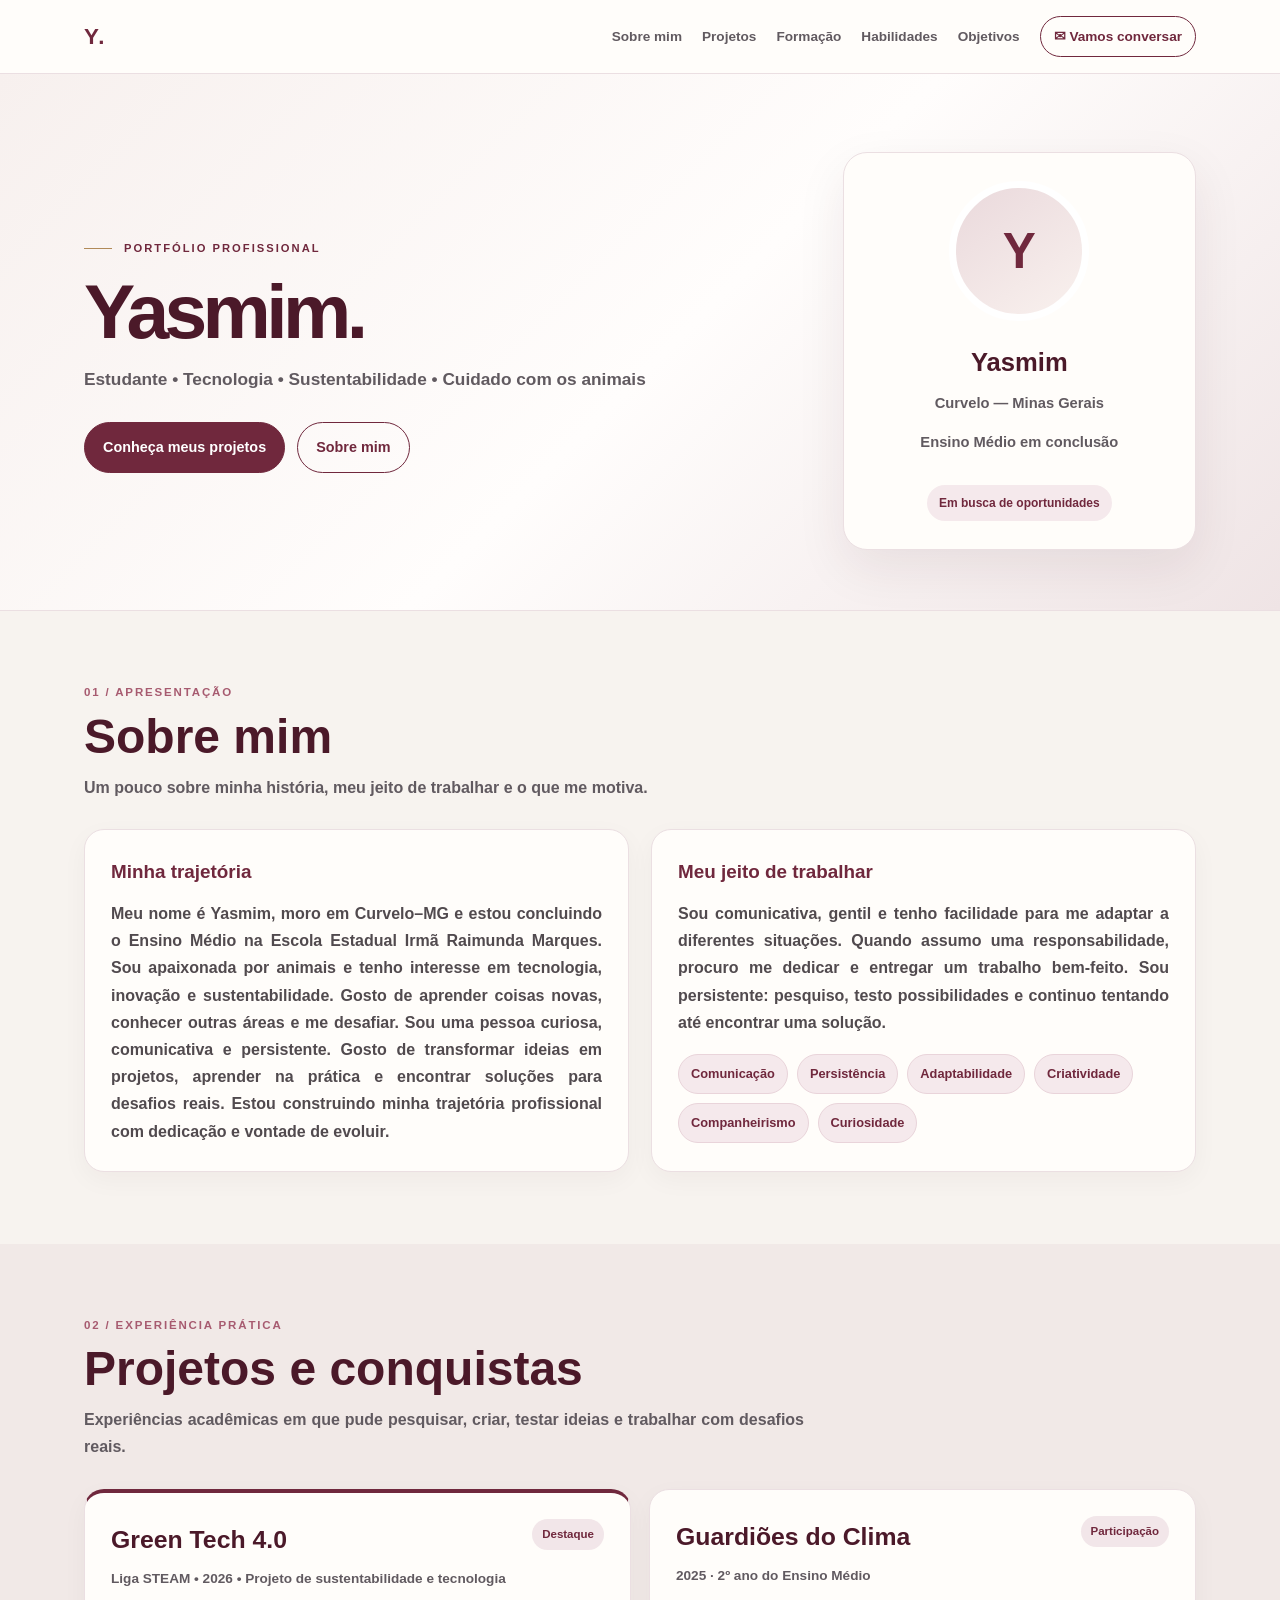
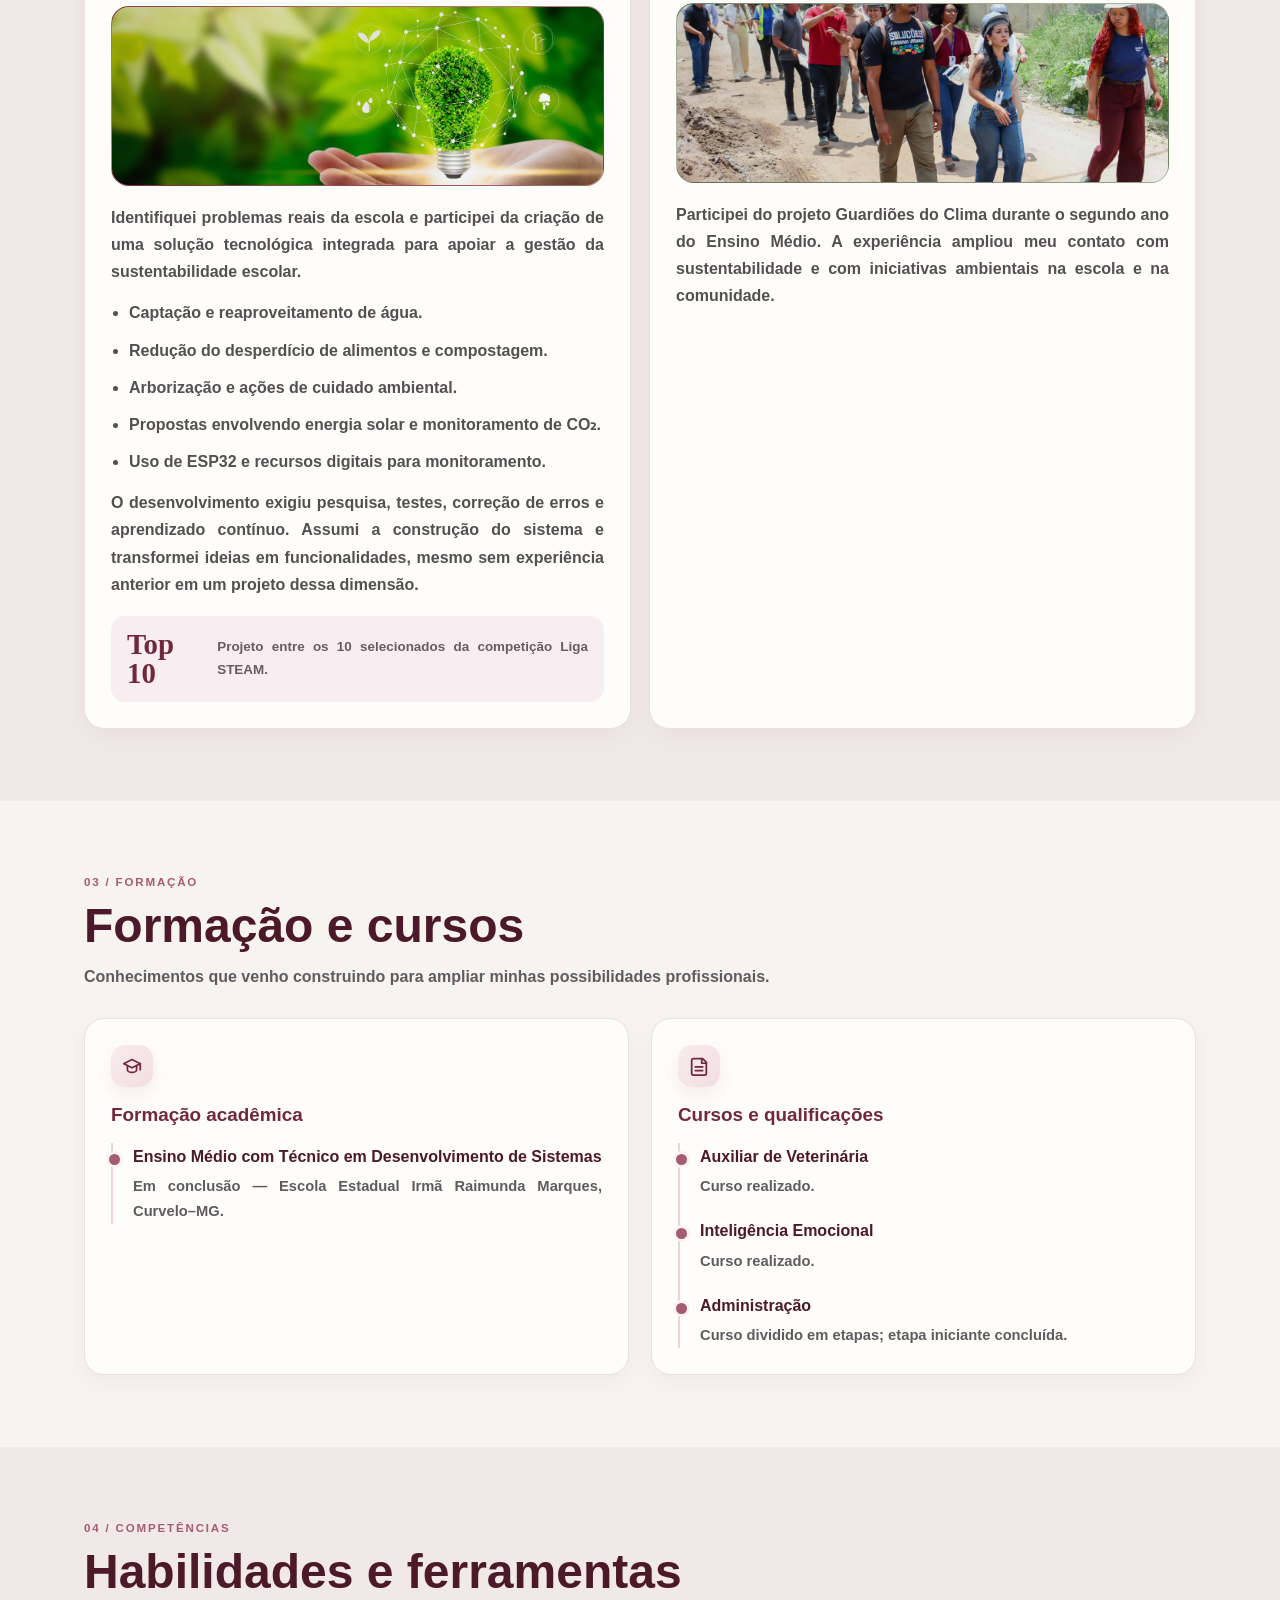
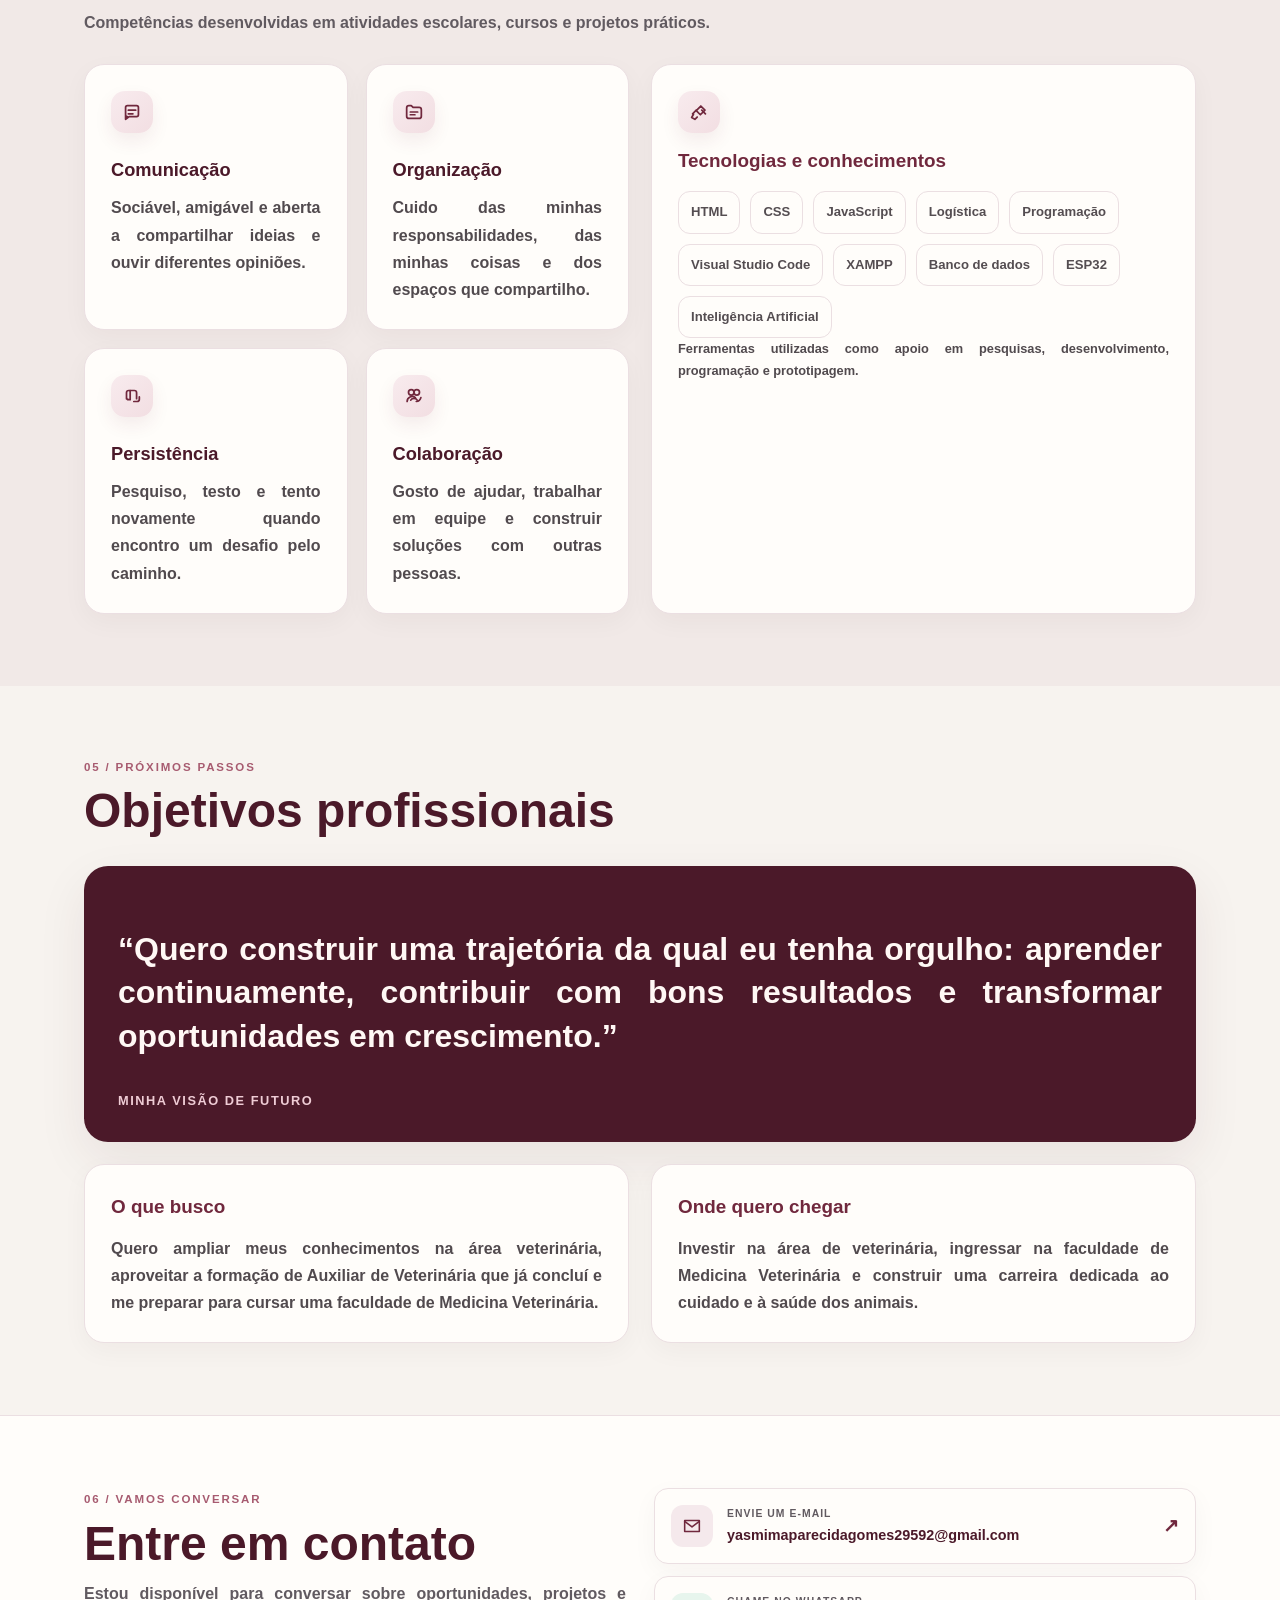
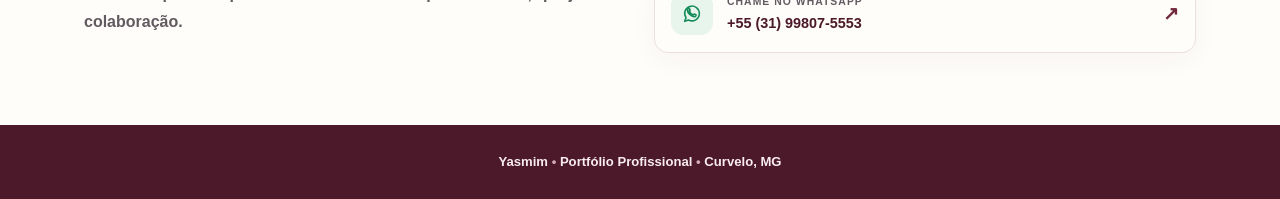
<file: index.html>
<!DOCTYPE html>
<html lang="pt-BR">
<head>
  <meta charset="UTF-8">
  <meta name="viewport" content="width=device-width, initial-scale=1.0">
  <meta name="theme-color" content="#6f2438">
  <title>Yasmim | Portfólio Profissional</title>
  <style>
    :root {
      --wine: #70283d;
      --wine-dark: #4b1929;
      --rose: #a75b70;
      --cream: #f7f3ef;
      --paper: #fffdfa;
      --ink: #262227;
      --muted: #615a60;
      --line: #ebdfe2;
      --gold: #b18a59;
      --shadow: 0 18px 50px rgba(61, 24, 35, 0.08);
    }

    * { box-sizing: border-box; }
    html { scroll-behavior: smooth; }
    body {
      margin: 0;
      background: var(--cream);
      color: var(--ink);
      font-family: Arial, Helvetica, sans-serif;
      line-height: 1.7;
      text-align: justify;
      font-weight: 700;
    }

    body * { font-family: Arial, Helvetica, sans-serif; }
    a { color: inherit; text-decoration: none; }
    button { font: inherit; }
    p, li, span, strong, small, div { font-weight: 700; }
    h1, h2, h3, h4, h5 { margin: 0; font-weight: 700; }

    .wrap {
      max-width: 1160px;
      margin: 0 auto;
      padding: 0 24px;
    }

    .topbar {
      position: sticky;
      top: 0;
      z-index: 100;
      background: rgba(255, 253, 250, 0.95);
      backdrop-filter: blur(12px);
      border-bottom: 1px solid var(--line);
    }

    .nav {
      max-width: 1160px;
      margin: 0 auto;
      padding: 16px 24px;
      display: flex;
      align-items: center;
      justify-content: space-between;
      gap: 18px;
    }

    .brand {
      font-size: 1.4rem;
      letter-spacing: 0.08em;
      color: var(--wine);
      font-weight: 800;
    }

    .navlinks {
      display: flex;
      gap: 20px;
      align-items: center;
      flex-wrap: wrap;
    }

    .navlinks a {
      color: var(--muted);
      font-size: 0.85rem;
      font-weight: 700;
    }

    .navlinks a:hover { color: var(--wine); }

    .menu-btn {
      display: none;
      border: 1px solid var(--line);
      border-radius: 10px;
      padding: 8px 12px;
      background: #fff;
      color: var(--wine);
      font-weight: 700;
    }

    .hero {
      background: linear-gradient(135deg, #f7f0ee 0%, #fffdfc 52%, #efe4e5 100%);
      border-bottom: 1px solid var(--line);
      padding: 78px 0 60px;
    }

    .hero-grid {
      display: grid;
      grid-template-columns: 1.4fr 0.7fr;
      gap: 52px;
      align-items: center;
    }

    .eyebrow {
      display: inline-flex;
      align-items: center;
      gap: 12px;
      color: var(--wine);
      font-size: 0.7rem;
      letter-spacing: 0.18em;
      text-transform: uppercase;
      font-weight: 800;
    }

    .eyebrow::before {
      content: "";
      width: 28px;
      height: 1px;
      background: var(--gold);
    }

    h1 {
      margin-top: 18px;
      font-size: clamp(3.1rem, 6vw, 5.8rem);
      line-height: 0.92;
      letter-spacing: -0.06em;
      color: var(--wine-dark);
    }

    .hero h2 {
      margin-top: 18px;
      color: var(--muted);
      font-size: 1.08rem;
      font-weight: 700;
    }

    .hero p {
      margin-top: 18px;
      max-width: 660px;
      color: #4f4a4d;
      font-size: 1.02rem;
    }

    .actions {
      margin-top: 28px;
      display: flex;
      flex-wrap: wrap;
      gap: 12px;
    }

    .btn {
      display: inline-flex;
      align-items: center;
      justify-content: center;
      padding: 12px 18px;
      border-radius: 999px;
      border: 1px solid var(--wine);
      font-size: 0.9rem;
      font-weight: 800;
      transition: 0.2s ease;
      cursor: pointer;
    }

    .btn.primary {
      background: var(--wine);
      color: #fff;
    }

    .btn.primary:hover {
      background: var(--wine-dark);
      transform: translateY(-2px);
    }

    .btn.secondary {
      background: transparent;
      color: var(--wine);
    }

    .btn.secondary:hover {
      background: #f3e8eb;
    }

    .profile-card {
      background: var(--paper);
      border: 1px solid var(--line);
      border-radius: 24px;
      box-shadow: var(--shadow);
      padding: 28px 24px;
      text-align: center;
    }

    .avatar {
      width: 140px;
      height: 140px;
      margin: 0 auto 20px;
      border-radius: 50%;
      display: grid;
      place-items: center;
      background: linear-gradient(145deg, #ead9dc, #f9f1ee);
      border: 7px solid #fff;
      color: var(--wine);
      font-size: 3.1rem;
      font-weight: 800;
    }

    .profile-card h3 {
      font-size: 1.6rem;
      color: var(--wine-dark);
    }

    .profile-card p {
      margin-top: 6px;
      color: var(--muted);
      font-size: 0.92rem;
    }

    .profile-tag {
      display: inline-block;
      margin-top: 15px;
      background: #f5e9ec;
      color: var(--wine);
      border-radius: 999px;
      padding: 8px 12px;
      font-size: 0.75rem;
      font-weight: 800;
    }

    section {
      padding: 72px 0;
    }

    .section-head {
      margin-bottom: 28px;
    }

    .kicker {
      color: var(--rose);
      font-size: 0.72rem;
      letter-spacing: 0.16em;
      text-transform: uppercase;
      font-weight: 800;
    }

    h2.section-title {
      margin-top: 8px;
      color: var(--wine-dark);
      font-size: clamp(2rem, 4vw, 3rem);
      line-height: 1.1;
    }

    .section-desc {
      margin-top: 10px;
      max-width: 720px;
      color: var(--muted);
    }

    .about-grid,
    .two-col {
      display: grid;
      grid-template-columns: 1fr 1fr;
      gap: 22px;
    }

    .panel,
    .project,
    .feature-card,
    .square-item {
      background: var(--paper);
      border: 1px solid var(--line);
      border-radius: 20px;
      box-shadow: 0 8px 26px rgba(62, 25, 38, 0.04);
    }

    .panel,
    .feature-card,
    .square-item {
      padding: 26px;
    }

    .panel h3,
    .feature-card h3 {
      font-size: 1.18rem;
      color: var(--wine);
      margin-bottom: 12px;
    }

    .panel p,
    .feature-card p,
    .square-item p {
      color: #514a4e;
      margin: 0;
    }

    .traits {
      display: flex;
      flex-wrap: wrap;
      gap: 9px;
      margin-top: 18px;
    }

    .chip {
      background: #f5e9ec;
      color: var(--wine);
      border: 1px solid #e9d4da;
      border-radius: 999px;
      padding: 8px 12px;
      font-size: 0.8rem;
      font-weight: 800;
    }

    .cards {
      display: grid;
      grid-template-columns: repeat(2, minmax(0, 1fr));
      gap: 18px;
    }

    .project {
      padding: 26px;
    }

    .project.featured {
      border-top: 4px solid var(--wine);
    }

    .project-top {
      display: flex;
      justify-content: space-between;
      align-items: flex-start;
      gap: 12px;
      margin-bottom: 12px;
    }

    .project h3 {
      color: var(--wine-dark);
      font-size: 1.55rem;
      margin-bottom: 6px;
    }

    .project-sub {
      color: var(--muted);
      font-size: 0.85rem;
    }

    .pill {
      background: #f2e6e9;
      color: var(--wine);
      border-radius: 999px;
      padding: 6px 10px;
      font-size: 0.72rem;
      white-space: nowrap;
      font-weight: 800;
    }

    .project p,
    .project li {
      color: #564e52;
      margin: 10px 0;
    }

    .project ul {
      padding-left: 18px;
      margin: 14px 0;
    }

    .stat {
      display: flex;
      align-items: center;
      gap: 12px;
      background: #f8eef1;
      border-radius: 14px;
      padding: 14px 16px;
      margin-top: 18px;
    }

    .stat strong {
      color: var(--wine);
      font-family: Georgia, serif;
      font-size: 1.8rem;
      line-height: 1;
    }

    .stat span {
      color: #655d62;
      font-size: 0.84rem;
    }

    .timeline {
      border-left: 2px solid #e7d7db;
      padding-left: 20px;
      margin-top: 8px;
    }

    .timeline-item {
      position: relative;
      padding-bottom: 18px;
    }

    .timeline-item:last-child { padding-bottom: 0; }

    .timeline-item::before {
      content: "";
      position: absolute;
      left: -27px;
      top: 8px;
      width: 11px;
      height: 11px;
      background: var(--rose);
      border: 3px solid var(--cream);
      border-radius: 50%;
    }

    .timeline-item h3 {
      color: var(--wine-dark);
      font-size: 1rem;
      margin-bottom: 4px;
    }

    .timeline-item p {
      margin: 0;
      color: var(--muted);
      font-size: 0.92rem;
    }

    .icon-badge {
      display: inline-flex;
      align-items: center;
      justify-content: center;
      width: 42px;
      height: 42px;
      border-radius: 14px;
      background: linear-gradient(135deg, #f8ebee, #f2dee2);
      color: var(--wine);
      font-size: 1.3rem;
      margin-bottom: 12px;
      transition: transform 0.24s ease, box-shadow 0.24s ease;
      box-shadow: 0 8px 18px rgba(112, 40, 61, 0.08);
    }

    .icon-badge:hover {
      transform: translateY(-4px) rotate(-4deg);
      box-shadow: 0 14px 22px rgba(112, 40, 61, 0.10);
    }

    .icon-badge svg,
    .project-icon svg {
      width: 22px;
      height: 22px;
      display: block;
      stroke: currentColor;
      fill: none;
      stroke-width: 1.9;
      stroke-linecap: round;
      stroke-linejoin: round;
    }

    .square-grid {
      display: grid;
      grid-template-columns: repeat(2, minmax(0, 1fr));
      gap: 18px;
    }

    .square-item {
      transition: transform 0.2s ease, box-shadow 0.2s ease;
    }

    .square-item:hover {
      transform: translateY(-3px);
      box-shadow: 0 15px 25px rgba(66, 28, 40, 0.06);
    }

    .square-item h4 {
      margin: 10px 0 8px;
      color: var(--wine-dark);
      font-size: 1.14rem;
    }

    .tools {
      display: flex;
      flex-wrap: wrap;
      gap: 10px;
      margin-top: 14px;
    }

    .tool {
      background: var(--paper);
      border: 1px solid var(--line);
      border-radius: 12px;
      padding: 9px 12px;
      font-size: 0.82rem;
      color: #544d51;
      cursor: default;
      transition: background-color 0.2s ease, color 0.2s ease, border-color 0.2s ease, transform 0.2s ease, box-shadow 0.2s ease;
    }

    .tool:hover,
    .tool:focus-visible {
      background: var(--wine);
      border-color: var(--wine-dark);
      color: #fff;
      transform: translateY(-2px);
      box-shadow: 0 7px 16px rgba(75, 25, 41, 0.18);
      outline: none;
    }

    .small-note {
      margin-top: 16px;
      color: var(--muted);
      font-size: 0.8rem;
    }

    .quote {
      background: var(--wine-dark);
      color: #fff8f5;
      border-radius: 24px;
      padding: 30px 34px;
      box-shadow: var(--shadow);
    }

    .quote p {
      color: #fff8f5;
      font-size: clamp(1.28rem, 2.5vw, 2.05rem);
      line-height: 1.35;
      font-weight: 700;
    }

    .quote span {
      display: block;
      margin-top: 14px;
      color: #efccd5;
      font-size: 0.8rem;
      letter-spacing: 0.12em;
      text-transform: uppercase;
      font-weight: 700;
    }

    footer {
      background: var(--wine-dark);
      color: #f9ecf0;
      padding: 26px 24px;
      text-align: center;
      font-size: 0.82rem;
    }

    footer span {
      color: #d5abb5;
    }

    .project-visual {
      height: 180px;
      border-radius: 18px;
      margin: 16px 0 18px;
      display: grid;
      place-items: center;
      position: relative;
      overflow: hidden;
      border: 1px solid rgba(104, 39, 56, 0.08);
      box-shadow: inset 0 0 0 1px rgba(255,255,255,0.2);
    }

    .project-visual::before {
      content: "";
      position: absolute;
      inset: 0;
      z-index: 1;
      background: linear-gradient(135deg, rgba(20, 25, 22, 0.18), rgba(20, 25, 22, 0.02));
      pointer-events: none;
    }

    .project-photo {
      position: absolute;
      inset: 0;
      width: 100%;
      height: 100%;
      object-fit: cover;
      object-position: center;
      object-position: center;
    }

    .project-icon {
      position: relative;
      z-index: 1;
      width: 78px;
      height: 78px;
      border-radius: 22px;
      display: grid;
      place-items: center;
      background: rgba(255,255,255,0.12);
      border: 1px solid rgba(255,255,255,0.2);
      color: #fff;
      box-shadow: 0 14px 24px rgba(0,0,0,0.08);
      transition: transform 0.25s ease, box-shadow 0.25s ease;
    }

    .project-visual:hover .project-icon {
      transform: translateY(-8px) rotate(-5deg) scale(1.04);
      box-shadow: 0 18px 28px rgba(0,0,0,0.12);
    }

    .project-icon svg {
      width: 28px;
      height: 28px;
      stroke: currentColor;
      fill: none;
      stroke-width: 1.8;
      stroke-linecap: round;
      stroke-linejoin: round;
    }

    .visual-one {
      background: linear-gradient(135deg, #7c2b40, #c78b96);
    }

    .visual-two {
      background: linear-gradient(135deg, #58795c, #b5c9b0);
    }

    @media (max-width: 800px) {
      .hero-grid,
      .about-grid,
      .two-col,
      .cards {
        grid-template-columns: 1fr;
      }

      .hero {
        padding-top: 62px;
      }

      .nav {
        position: relative;
      }

      .menu-btn {
        display: block;
      }

      .navlinks {
        display: none;
        position: absolute;
        top: 60px;
        left: 0;
        right: 0;
        background: rgba(255, 253, 250, 0.98);
        border-bottom: 1px solid var(--line);
        padding: 16px 24px;
        flex-direction: column;
        align-items: flex-start;
      }

      .navlinks.open {
        display: flex;
      }

      section {
        padding: 54px 0;
      }
    }

    .btn.secondary svg { flex: 0 0 17px; width: 17px; height: 17px; fill: none; stroke: currentColor; stroke-width: 1.8; stroke-linecap: round; stroke-linejoin: round; }
    .contact-section { background: #fffdfa; border-top: 1px solid var(--line); }
    .contact-inner { display: grid; grid-template-columns: 1fr 1fr; gap: 28px; align-items: center; }
    .contact-actions { display: grid; gap: 12px; }
    .contact-action { display: flex; align-items: center; gap: 14px; padding: 16px; border: 1px solid var(--line); border-radius: 14px; background: var(--paper); box-shadow: 0 8px 26px rgba(62,25,38,.04); transition: transform .2s, border-color .2s; }
    .contact-action:hover { transform: translateY(-2px); border-color: var(--rose); }
    .contact-icon { display: grid; place-items: center; flex: 0 0 42px; width: 42px; height: 42px; color: var(--wine); background: #f5e9ec; border-radius: 12px; }
    .contact-icon svg { width: 22px; height: 22px; fill: none; stroke: currentColor; stroke-width: 1.7; stroke-linecap: round; stroke-linejoin: round; }
    .whatsapp-icon { color: #158b57; background: #e7f5ed; }
    .contact-action small, .contact-action strong { display: block; }
    .contact-action small { color: var(--muted); font-size: .65rem; letter-spacing: .1em; }
    .contact-action strong { color: var(--wine-dark); font-size: .9rem; overflow-wrap: anywhere; }
    .contact-arrow { margin-left: auto; color: var(--wine); font-size: 1.2rem; }
    .navlinks .contact-tab { color: var(--wine); border: 1px solid var(--wine); border-radius: 999px; padding: 8px 13px; }
    .navlinks .contact-tab:hover { color: #fff; background: var(--wine); }
    @media (max-width: 800px) { .contact-inner { grid-template-columns: 1fr; } }
    @media print {
      .topbar, .actions, .contact-section, footer { display: none !important; }
      body { background: #fff !important; color: #222 !important; text-align: left; }
      .hero { padding: 20px 0 !important; background: #fff !important; }
      section { padding: 20px 0 !important; break-inside: avoid; }
      .wrap { max-width: 100%; }
      .panel, .project, .feature-card, .square-item { box-shadow: none !important; }
      a { color: #222 !important; }
    }
  </style>
</head>
<body>
  <header class="topbar">
    <nav class="nav">
      <a class="brand" href="#inicio">Y.</a>
      <button class="menu-btn" id="menuBtn" type="button" aria-label="Abrir menu" aria-expanded="false" aria-controls="navlinks">Menu</button>
      <div class="navlinks" id="navlinks">
        <a href="#sobre">Sobre mim</a>
        <a href="#projetos">Projetos</a>
        <a href="#formacao">Formação</a>
        <a href="#habilidades">Habilidades</a>
        <a href="#objetivos">Objetivos</a>
        <a class="contact-tab" href="#contato"><span aria-hidden="true">✉</span> Vamos conversar</a>
      </div>
    </nav>
  </header>

  <main>
    <section class="hero" id="inicio">
      <div class="wrap hero-grid">
        <div>
          <div class="eyebrow">Portfólio profissional</div>
          <h1>Yasmim.</h1>
          <h2>Estudante • Tecnologia • Sustentabilidade • Cuidado com os animais</h2>
          <div class="actions">
            <a class="btn primary" href="#projetos">Conheça meus projetos</a>
            <a class="btn secondary" href="#sobre">Sobre mim</a>
          </div>
        </div>

        <aside class="profile-card">
          <div class="avatar">Y</div>
          <h3>Yasmim</h3>
          <p>Curvelo — Minas Gerais</p>
          <p>Ensino Médio em conclusão</p>
          <span class="profile-tag">Em busca de oportunidades</span>
        </aside>
      </div>
    </section>

    <section id="sobre">
      <div class="wrap">
        <div class="section-head">
          <div class="kicker">01 / Apresentação</div>
          <h2 class="section-title">Sobre mim</h2>
          <p class="section-desc">Um pouco sobre minha história, meu jeito de trabalhar e o que me motiva.</p>
        </div>

        <div class="about-grid">
          <article class="panel">
            <h3>Minha trajetória</h3>
            <p>Meu nome é Yasmim, moro em Curvelo–MG e estou concluindo o Ensino Médio na Escola Estadual Irmã Raimunda Marques. Sou apaixonada por animais e tenho interesse em tecnologia, inovação e sustentabilidade. Gosto de aprender coisas novas, conhecer outras áreas e me desafiar. Sou uma pessoa curiosa, comunicativa e persistente. Gosto de transformar ideias em projetos, aprender na prática e encontrar soluções para desafios reais. Estou construindo minha trajetória profissional com dedicação e vontade de evoluir.</p>
          </article>

          <article class="panel">
            <h3>Meu jeito de trabalhar</h3>
            <p>Sou comunicativa, gentil e tenho facilidade para me adaptar a diferentes situações. Quando assumo uma responsabilidade, procuro me dedicar e entregar um trabalho bem-feito. Sou persistente: pesquiso, testo possibilidades e continuo tentando até encontrar uma solução.</p>
            <div class="traits">
              <span class="chip">Comunicação</span>
              <span class="chip">Persistência</span>
              <span class="chip">Adaptabilidade</span>
              <span class="chip">Criatividade</span>
              <span class="chip">Companheirismo</span>
              <span class="chip">Curiosidade</span>
            </div>
          </article>
        </div>
      </div>
    </section>

    <section id="projetos" style="background:#f1e9e7;">
      <div class="wrap">
        <div class="section-head">
          <div class="kicker">02 / Experiência prática</div>
          <h2 class="section-title">Projetos e conquistas</h2>
          <p class="section-desc">Experiências acadêmicas em que pude pesquisar, criar, testar ideias e trabalhar com desafios reais.</p>
        </div>

        <div class="cards">
          <article class="project featured">
            <div class="project-top">
              <div>
                <h3>Green Tech 4.0</h3>
                <div class="project-sub">Liga STEAM • 2026 • Projeto de sustentabilidade e tecnologia</div>
              </div>
              <span class="pill">Destaque</span>
            </div>
            <div class="project-visual visual-one">
              <img class="project-photo" src="tecnologia.jpg" alt="Lâmpada com uma árvore e símbolos de energia limpa e sustentabilidade" loading="lazy">
            </div>
            <p>Identifiquei problemas reais da escola e participei da criação de uma solução tecnológica integrada para apoiar a gestão da sustentabilidade escolar.</p>
            <ul>
              <li>Captação e reaproveitamento de água.</li>
              <li>Redução do desperdício de alimentos e compostagem.</li>
              <li>Arborização e ações de cuidado ambiental.</li>
              <li>Propostas envolvendo energia solar e monitoramento de CO₂.</li>
              <li>Uso de ESP32 e recursos digitais para monitoramento.</li>
            </ul>
            <p>O desenvolvimento exigiu pesquisa, testes, correção de erros e aprendizado contínuo. Assumi a construção do sistema e transformei ideias em funcionalidades, mesmo sem experiência anterior em um projeto dessa dimensão.</p>
            <div class="stat">
              <strong>Top 10</strong>
              <span>Projeto entre os 10 selecionados da competição Liga STEAM.</span>
            </div>
          </article>

          <article class="project">
            <div class="project-top">
              <div>
                <h3>Guardiões do Clima</h3>
                <div class="project-sub">2025 · 2º ano do Ensino Médio</div>
              </div>
              <span class="pill">Participação</span>
            </div>
            <div class="project-visual visual-two">
              <img class="project-photo" src="13-11-2026-Visita-tecnica-na-Ipuca-Foto-Jonnathan-Smith-11-scaled%20%281%29.jpg" alt="Grupo de cidadãos e profissionais em uma visita técnica de campo" loading="lazy">
            </div>
            <p>Participei do projeto Guardiões do Clima durante o segundo ano do Ensino Médio. A experiência ampliou meu contato com sustentabilidade e com iniciativas ambientais na escola e na comunidade.</p>
          </article>
        </div>
      </div>
    </section>

    <section id="formacao">
      <div class="wrap">
        <div class="section-head">
          <div class="kicker">03 / Formação</div>
          <h2 class="section-title">Formação e cursos</h2>
          <p class="section-desc">Conhecimentos que venho construindo para ampliar minhas possibilidades profissionais.</p>
        </div>

        <div class="two-col">
          <article class="feature-card">
            <span class="icon-badge" aria-label="Formação acadêmica">
              <svg viewBox="0 0 24 24" aria-hidden="true"><path d="M3 9.5 12 5l9 4.5-9 4.5L3 9.5Z"/><path d="M7 11.5v4.5c0 1.5 2.2 3 5 3s5-1.5 5-3v-4.5"/><path d="M21 9.5V16"/></svg>
            </span>
            <h3>Formação acadêmica</h3>
            <div class="timeline">
              <div class="timeline-item">
                <h3>Ensino Médio com Técnico em Desenvolvimento de Sistemas</h3>
                <p>Em conclusão — Escola Estadual Irmã Raimunda Marques, Curvelo–MG.</p>
              </div>
            </div>
          </article>

          <article class="feature-card">
            <span class="icon-badge" aria-label="Cursos e qualificações">
              <svg viewBox="0 0 24 24" aria-hidden="true"><path d="M6 4h10l4 4v12a2 2 0 0 1-2 2H6a2 2 0 0 1-2-2V6a2 2 0 0 1 2-2Z"/><path d="M15 4v5h5"/><path d="M8 13h8"/><path d="M8 17h8"/></svg>
            </span>
            <h3>Cursos e qualificações</h3>
            <div class="timeline">
              <div class="timeline-item">
                <h3>Auxiliar de Veterinária</h3>
                <p>Curso realizado.</p>
              </div>
              <div class="timeline-item">
                <h3>Inteligência Emocional</h3>
                <p>Curso realizado.</p>
              </div>
              <div class="timeline-item">
                <h3>Administração</h3>
                <p>Curso dividido em etapas; etapa iniciante concluída.</p>
              </div>
            </div>
          </article>
        </div>
      </div>
    </section>

    <section id="habilidades" style="background:#f1e9e7;">
      <div class="wrap">
        <div class="section-head">
          <div class="kicker">04 / Competências</div>
          <h2 class="section-title">Habilidades e ferramentas</h2>
          <p class="section-desc">Competências desenvolvidas em atividades escolares, cursos e projetos práticos.</p>
        </div>

        <div class="two-col">
          <div class="square-grid">
            <div class="square-item">
              <span class="icon-badge" aria-label="Comunicação">
                <svg viewBox="0 0 24 24" aria-hidden="true"><path d="M5 18V7a2 2 0 0 1 2-2h10a2 2 0 0 1 2 2v8a2 2 0 0 1-2 2H9l-4 3v-3H7a2 2 0 0 1-2-2Z"/><path d="M8 10h8"/><path d="M8 14h5"/></svg>
              </span>
              <h4>Comunicação</h4>
              <p>Sociável, amigável e aberta a compartilhar ideias e ouvir diferentes opiniões.</p>
            </div>
            <div class="square-item">
              <span class="icon-badge" aria-label="Organização">
                <svg viewBox="0 0 24 24" aria-hidden="true"><path d="M4 7.5A2.5 2.5 0 0 1 6.5 5H9l2 2h6.5A2.5 2.5 0 0 1 20 9.5v7A2.5 2.5 0 0 1 17.5 19h-11A2.5 2.5 0 0 1 4 16.5v-9Z"/><path d="M8 12h8"/><path d="M8 15h5"/></svg>
              </span>
              <h4>Organização</h4>
              <p>Cuido das minhas responsabilidades, das minhas coisas e dos espaços que compartilho.</p>
            </div>
            <div class="square-item">
              <span class="icon-badge" aria-label="Persistência">
                <svg viewBox="0 0 24 24" aria-hidden="true"><path d="M6 15V8.5A2.5 2.5 0 0 1 8.5 6H10v10H8.5A2.5 2.5 0 0 1 6 13.5V15Z"/><path d="M10 6h4.5A2.5 2.5 0 0 1 17 8.5V15"/><path d="M14 18h3.5A2.5 2.5 0 0 0 20 15.5V13"/></svg>
              </span>
              <h4>Persistência</h4>
              <p>Pesquiso, testo e tento novamente quando encontro um desafio pelo caminho.</p>
            </div>
            <div class="square-item">
              <span class="icon-badge" aria-label="Colaboração">
                <svg viewBox="0 0 24 24" aria-hidden="true"><path d="M9 11a3 3 0 1 0 0-6 3 3 0 0 0 0 6Z"/><path d="M15 11a3 3 0 1 0 0-6 3 3 0 0 0 0 6Z"/><path d="M4.5 18a5.5 5.5 0 0 1 9-4.2"/><path d="M14.5 18a5.5 5.5 0 0 0 5-4.2"/><path d="M12 14.5c-1.5 0-2.8.8-3.5 2"/><path d="M12 14.5c1.5 0 2.8.8 3.5 2"/></svg>
              </span>
              <h4>Colaboração</h4>
              <p>Gosto de ajudar, trabalhar em equipe e construir soluções com outras pessoas.</p>
            </div>
          </div>

          <article class="feature-card">
            <span class="icon-badge" aria-label="Ferramentas e tecnologias">
              <svg viewBox="0 0 24 24" aria-hidden="true"><path d="M14 5.5 18.5 10l-5 5L9 10.5l5-5Z"/><path d="M6 14.5 4 18l3.5 2 2.5-2.5"/><path d="M15 10l4 4"/><path d="M9 10 5 14"/></svg>
            </span>
            <h3>Tecnologias e conhecimentos</h3>
            <div class="tools">
              <span class="tool" tabindex="0">HTML</span>
              <span class="tool" tabindex="0">CSS</span>
              <span class="tool" tabindex="0">JavaScript</span>
              <span class="tool" tabindex="0">Logística</span>
              <span class="tool" tabindex="0">Programação</span>
              <span class="tool" tabindex="0">Visual Studio Code</span>
              <span class="tool" tabindex="0">XAMPP</span>
              <span class="tool" tabindex="0">Banco de dados</span>
              <span class="tool" tabindex="0">ESP32</span>
              <span class="tool" tabindex="0">Inteligência Artificial</span>
            </div>
            <p class="small-note">Ferramentas utilizadas como apoio em pesquisas, desenvolvimento, programação e prototipagem.</p>
          </article>
        </div>
      </div>
    </section>

    <section id="objetivos">
      <div class="wrap">
        <div class="section-head">
          <div class="kicker">05 / Próximos passos</div>
          <h2 class="section-title">Objetivos profissionais</h2>
        </div>

        <div class="quote">
          <p>“Quero construir uma trajetória da qual eu tenha orgulho: aprender continuamente, contribuir com bons resultados e transformar oportunidades em crescimento.”</p>
          <span>Minha visão de futuro</span>
        </div>

        <div class="about-grid" style="margin-top:22px;">
          <article class="panel">
            <h3>O que busco</h3>
            <p>Quero ampliar meus conhecimentos na área veterinária, aproveitar a formação de Auxiliar de Veterinária que já concluí e me preparar para cursar uma faculdade de Medicina Veterinária.</p>
          </article>
          <article class="panel">
            <h3>Onde quero chegar</h3>
            <p>Investir na área de veterinária, ingressar na faculdade de Medicina Veterinária e construir uma carreira dedicada ao cuidado e à saúde dos animais.</p>
          </article>
        </div>
      </div>
    </section>
  </main>

  <section id="contato" class="contact-section">
    <div class="wrap contact-inner">
      <div>
        <div class="kicker">06 / Vamos conversar</div>
        <h2 class="section-title">Entre em contato</h2>
        <p class="section-desc">Estou disponível para conversar sobre oportunidades, projetos e colaboração.</p>
      </div>
      <div class="contact-actions">
        <a class="contact-action" href="mailto:yasmimaparecidagomes29592@gmail.com">
          <span class="contact-icon" aria-hidden="true"><svg viewBox="0 0 24 24"><path d="M4 6h16v12H4z"/><path d="m4 7 8 6 8-6"/></svg></span>
          <span><small>ENVIE UM E-MAIL</small><strong>yasmimaparecidagomes29592@gmail.com</strong></span><span class="contact-arrow" aria-hidden="true">↗</span>
        </a>
        <a class="contact-action" href="https://wa.me/5531998075553" target="_blank" rel="noopener noreferrer">
          <span class="contact-icon whatsapp-icon" aria-hidden="true"><svg viewBox="0 0 24 24"><path d="M20 11.5a8 8 0 0 1-11.8 7L4 20l1.5-4A8 8 0 1 1 20 11.5Z"/><path d="M9 8.5c.5 2 2 3.5 4.5 4.5l1-1 2 1c-.2 1.5-1.2 2.2-2.5 2-3.5-.7-6.8-4-7-7.2-.1-1.1.7-1.8 2-2l1 2-1 1Z"/></svg></span>
          <span><small>CHAME NO WHATSAPP</small><strong>+55 (31) 99807-5553</strong></span><span class="contact-arrow" aria-hidden="true">↗</span>
        </a>
      </div>
    </div>
  </section>

  <footer>Yasmim <span>•</span> Portfólio Profissional <span>•</span> Curvelo, MG</footer>

  <script>
    const menuBtn = document.getElementById('menuBtn');
    const navlinks = document.getElementById('navlinks');

    menuBtn.addEventListener('click', () => {
      const isOpen = navlinks.classList.toggle('open');
      menuBtn.setAttribute('aria-expanded', String(isOpen));
      menuBtn.setAttribute('aria-label', isOpen ? 'Fechar menu' : 'Abrir menu');
    });

    navlinks.querySelectorAll('a').forEach((a) => {
      a.addEventListener('click', () => {
        navlinks.classList.remove('open');
        menuBtn.setAttribute('aria-expanded', 'false');
        menuBtn.setAttribute('aria-label', 'Abrir menu');
      });
    });

    document.addEventListener('keydown', (event) => {
      if (event.key === 'Escape') {
        navlinks.classList.remove('open');
        menuBtn.setAttribute('aria-expanded', 'false');
        menuBtn.setAttribute('aria-label', 'Abrir menu');
      }
    });

  </script>
</body>
</html>
</file>
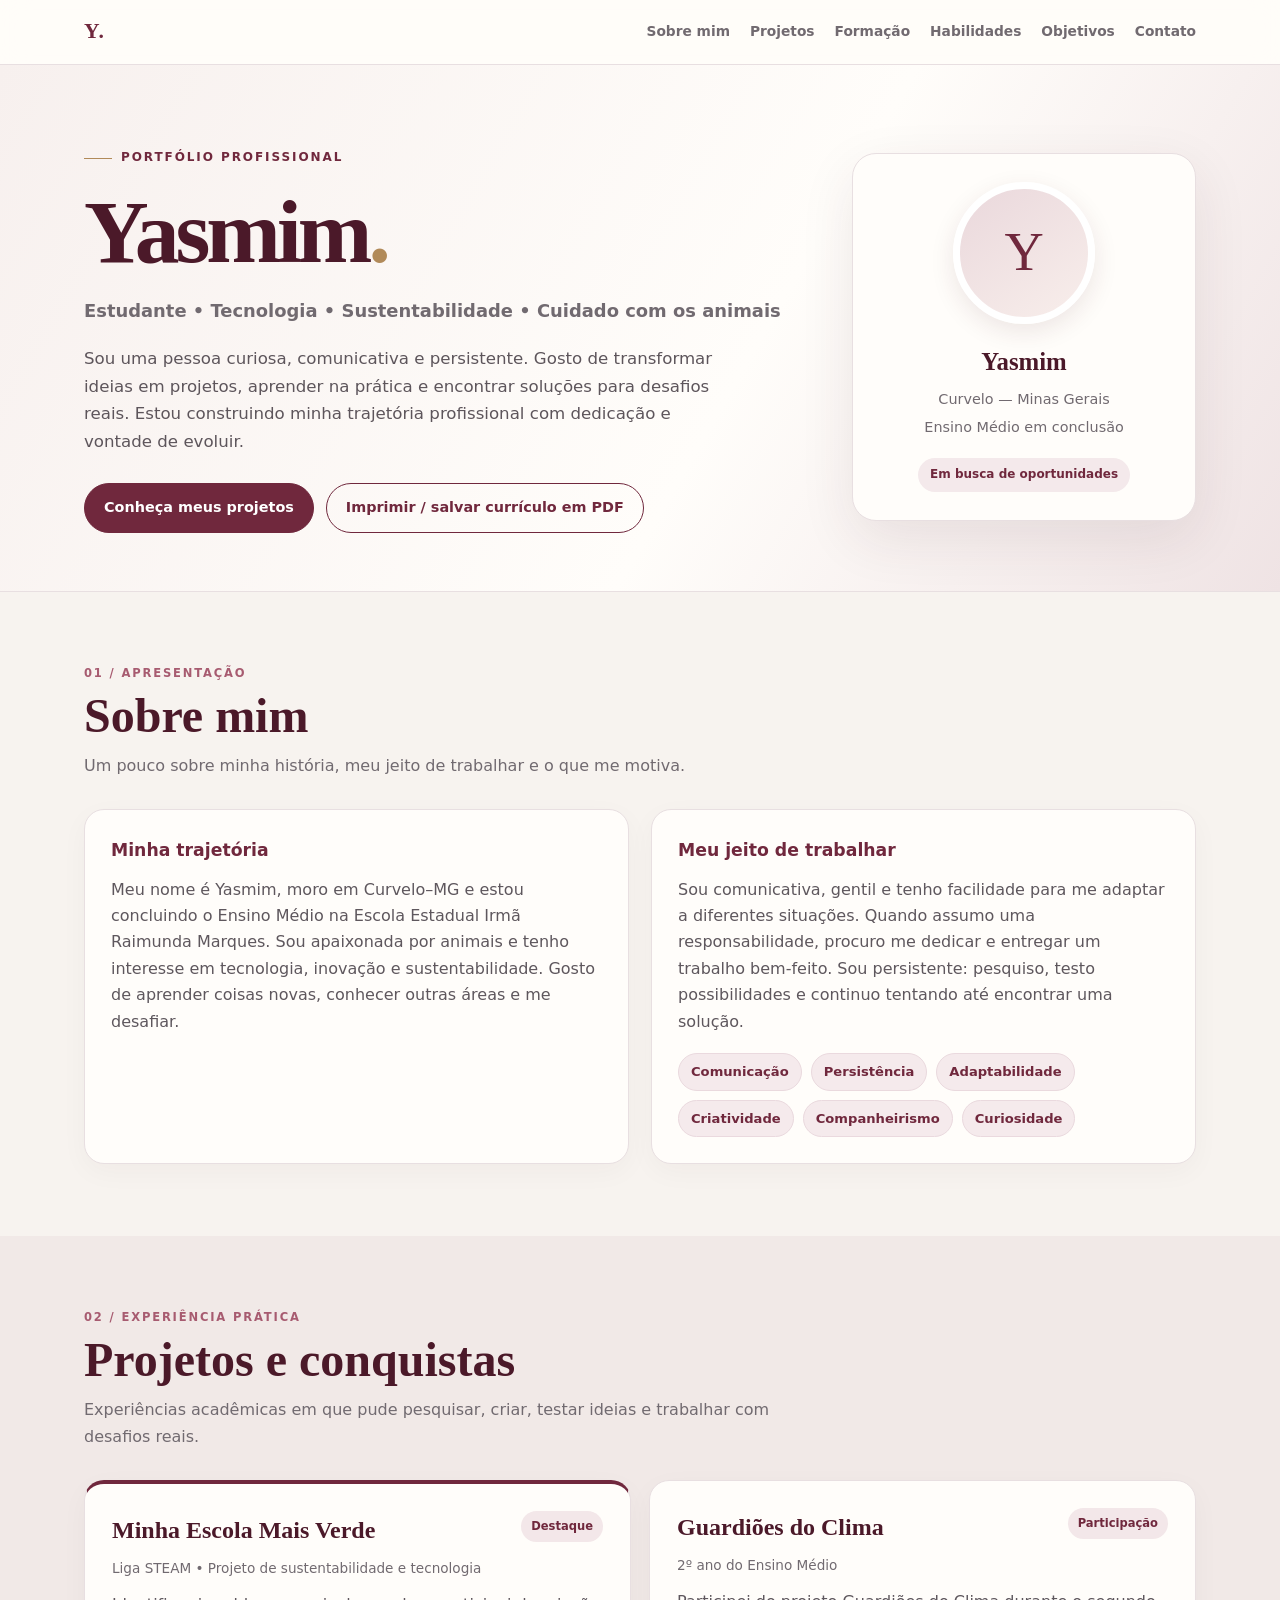
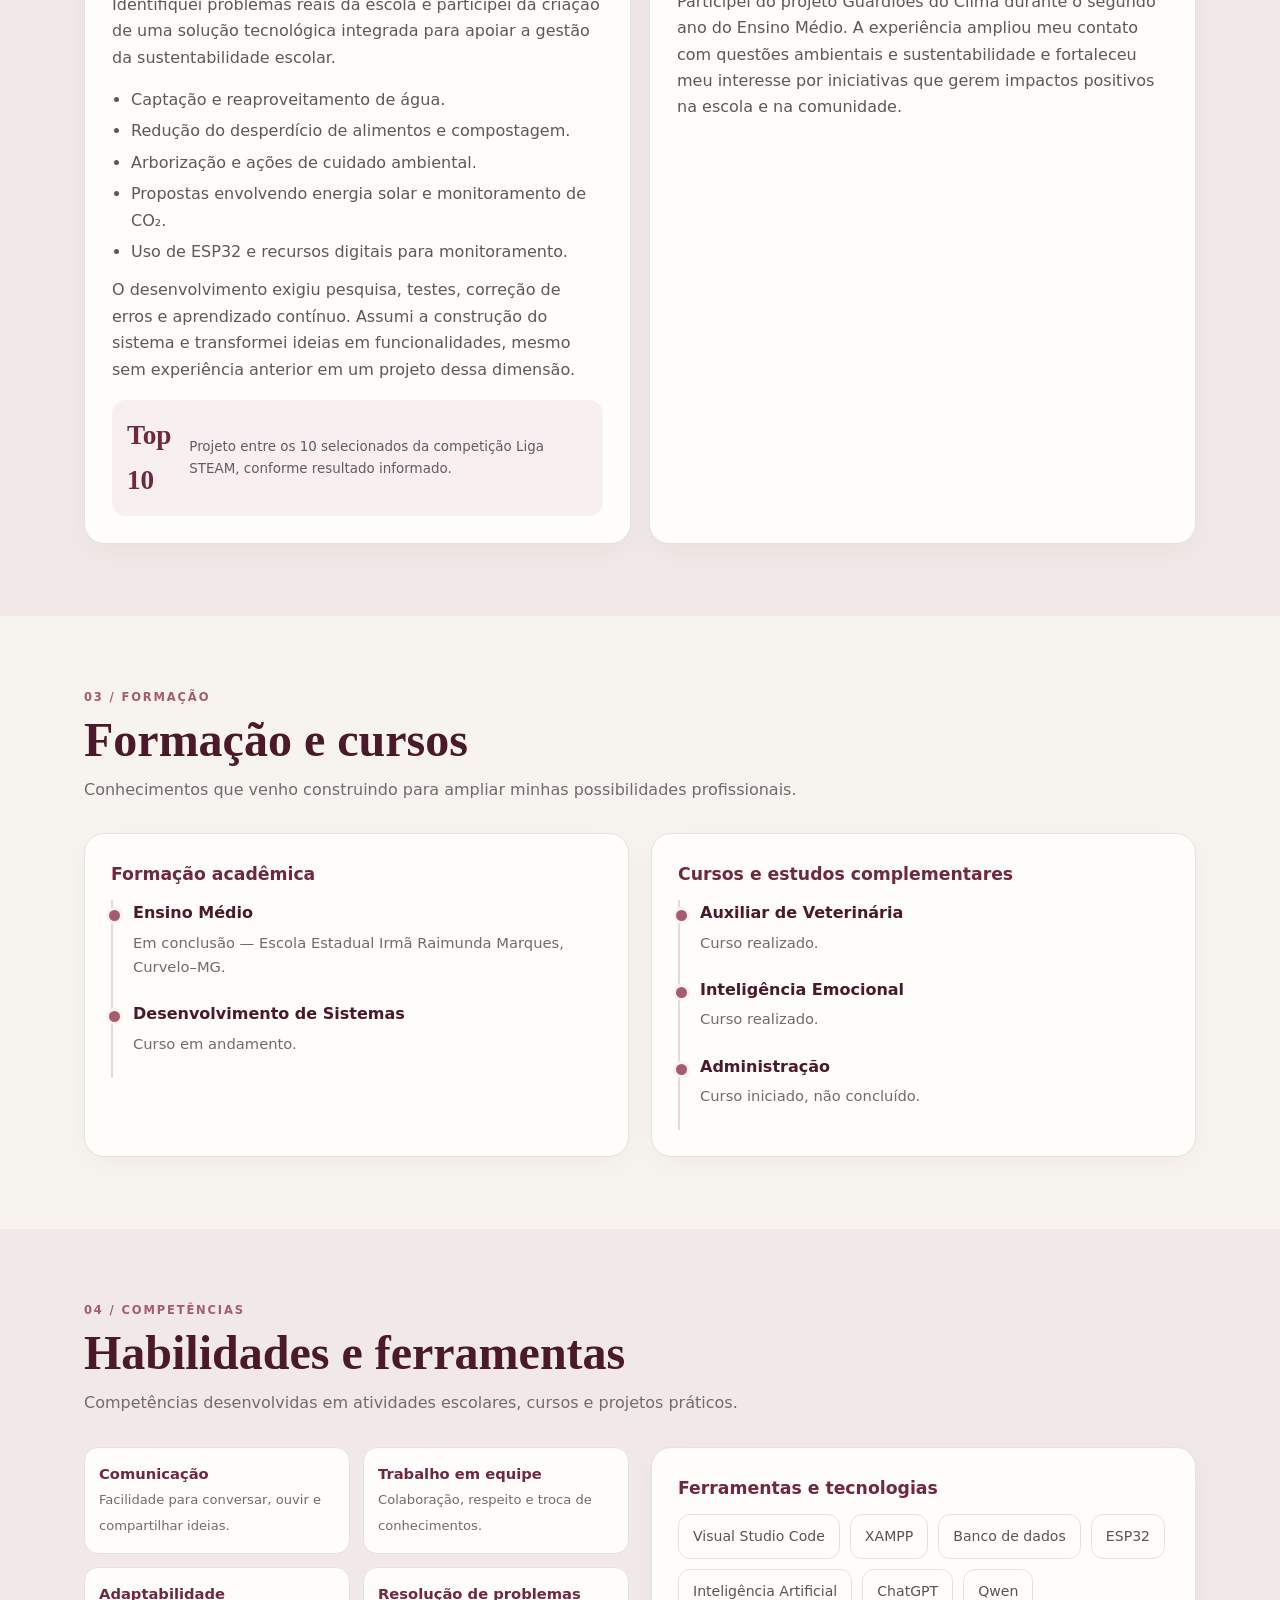
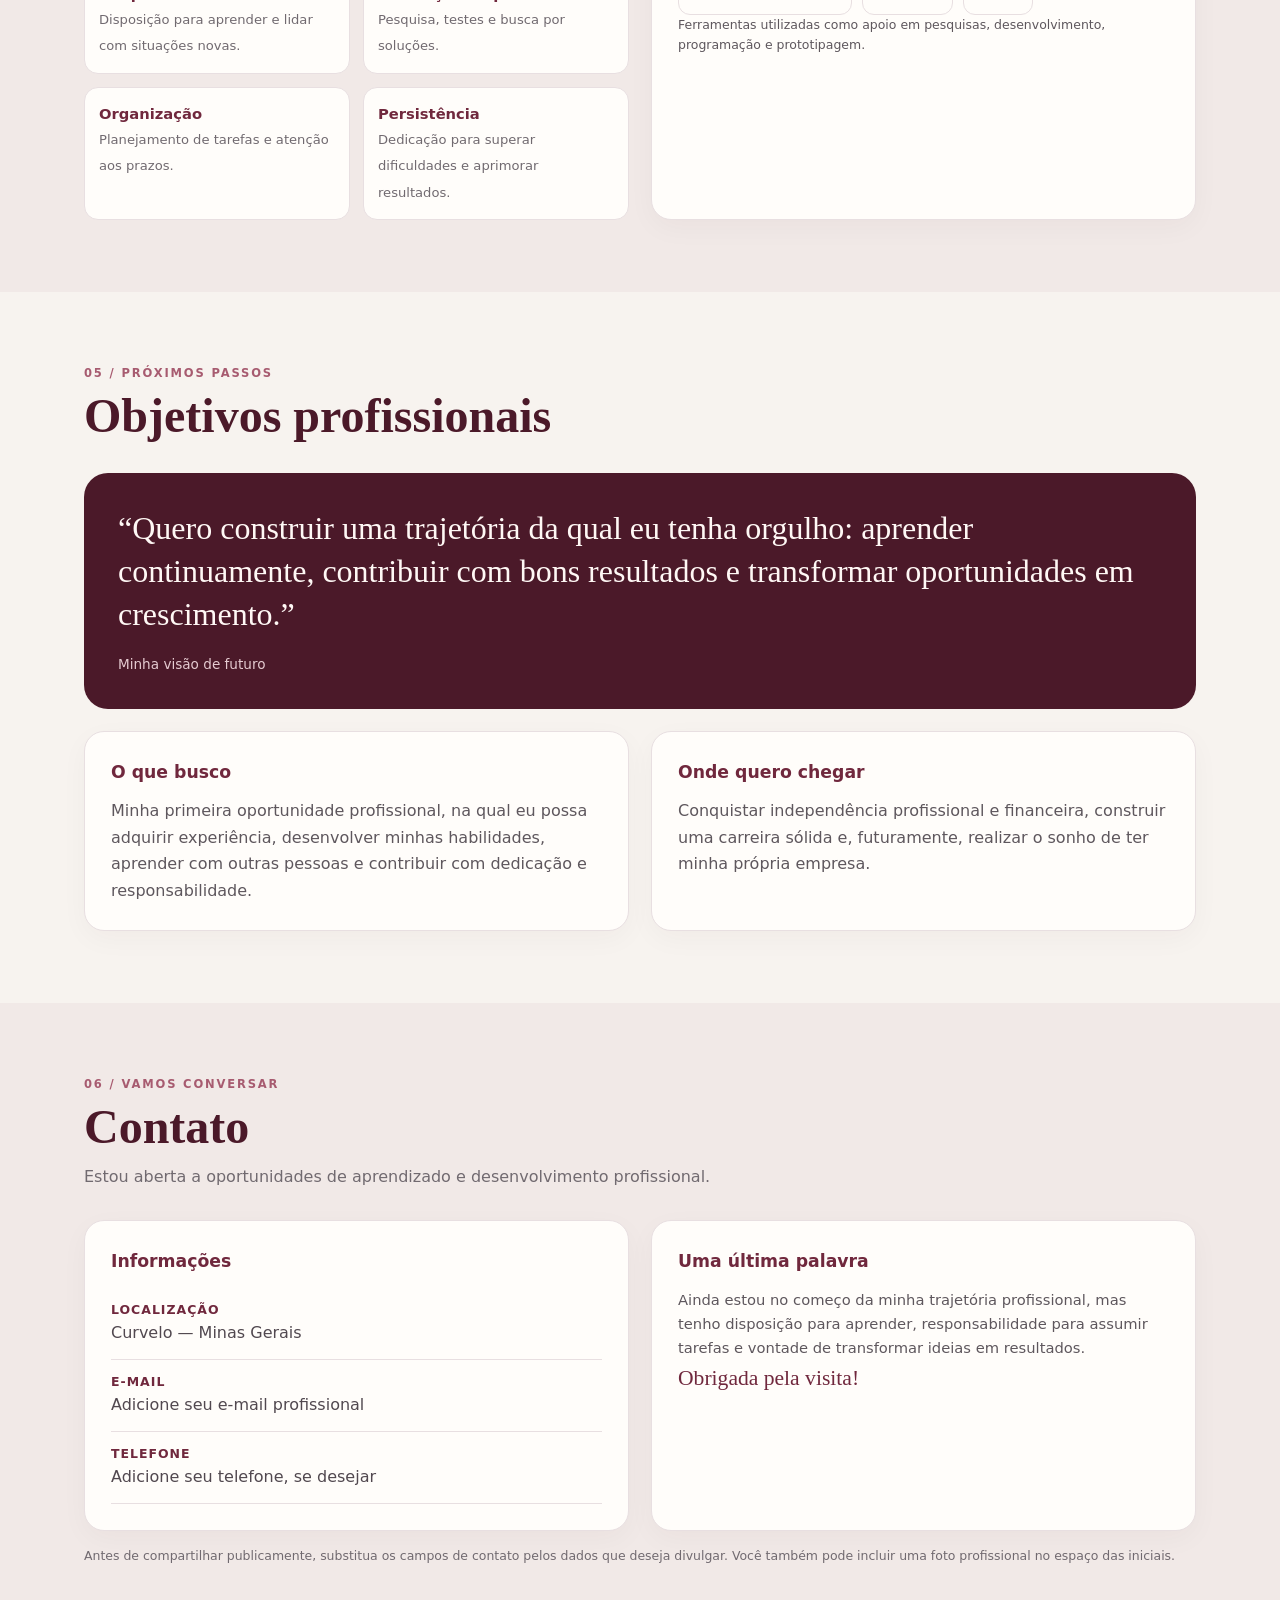
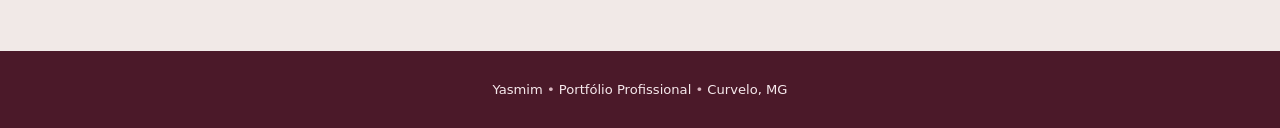
<file: portfolio_yasmim.html>
<!DOCTYPE html>
<html lang="pt-BR">
<head>
<meta charset="UTF-8">
<meta name="viewport" content="width=device-width, initial-scale=1.0">
<meta name="theme-color" content="#6f2438">
<title>Yasmim | Portfólio Profissional</title>
<style>
:root{
  --wine:#70283d;--wine-dark:#4b1929;--rose:#a75b70;--cream:#f7f3ef;
  --paper:#fffdfa;--ink:#282329;--muted:#716a70;--line:#e8dfe1;
  --gold:#b18a59;--shadow:0 18px 55px rgba(65,28,42,.09);
}
*{box-sizing:border-box}
html{scroll-behavior:smooth}
body{margin:0;background:var(--cream);color:var(--ink);font-family:Inter,ui-sans-serif,system-ui,-apple-system,"Segoe UI",sans-serif;line-height:1.65}
a{color:inherit;text-decoration:none}
button{font:inherit}
.topbar{position:sticky;top:0;z-index:10;background:rgba(255,253,250,.93);backdrop-filter:blur(14px);border-bottom:1px solid var(--line)}
.nav{max-width:1160px;margin:auto;padding:14px 24px;display:flex;align-items:center;justify-content:space-between;gap:20px}
.brand{font-family:Georgia,serif;font-size:1.35rem;color:var(--wine);font-weight:bold;letter-spacing:.04em}
.navlinks{display:flex;gap:20px;align-items:center;flex-wrap:wrap}
.navlinks a{font-size:.86rem;color:var(--muted);font-weight:600}
.navlinks a:hover{color:var(--wine)}
.menu-btn{display:none;border:1px solid var(--line);background:white;border-radius:10px;padding:8px 12px;color:var(--wine)}
.wrap{max-width:1160px;margin:auto;padding:0 24px}
.hero{padding:76px 0 58px;background:linear-gradient(120deg,#f7f0ee 0%,#fffdfa 58%,#efe3e4 100%);border-bottom:1px solid var(--line)}
.hero-grid{display:grid;grid-template-columns:1.35fr .65fr;gap:54px;align-items:center}
.eyebrow{display:inline-flex;gap:9px;align-items:center;color:var(--wine);font-size:.75rem;font-weight:800;letter-spacing:.16em;text-transform:uppercase}
.eyebrow:before{content:"";width:28px;height:1px;background:var(--gold)}
h1{font-family:Georgia,"Times New Roman",serif;font-size:clamp(3.2rem,7vw,5.7rem);line-height:.98;letter-spacing:-.045em;color:var(--wine-dark);margin:20px 0}
.hero h2{font-size:1.12rem;font-weight:600;color:var(--muted);margin:0 0 20px}
.hero p{max-width:650px;color:#5d555b;font-size:1.04rem}
.actions{display:flex;gap:12px;flex-wrap:wrap;margin-top:28px}
.btn{display:inline-flex;align-items:center;justify-content:center;padding:12px 19px;border-radius:999px;font-size:.9rem;font-weight:750;border:1px solid var(--wine);transition:.2s;cursor:pointer}
.btn.primary{background:var(--wine);color:white}.btn.primary:hover{background:var(--wine-dark);transform:translateY(-2px)}
.btn.secondary{color:var(--wine);background:transparent}.btn.secondary:hover{background:#f1e5e8}
.profile-card{background:var(--paper);padding:28px;border:1px solid var(--line);border-radius:24px;box-shadow:var(--shadow);text-align:center;position:relative}
.avatar{width:142px;height:142px;margin:0 auto 18px;border-radius:50%;display:grid;place-items:center;background:linear-gradient(145deg,#ead8dc,#f8eeeb);border:7px solid white;box-shadow:0 8px 25px #4b19291a;color:var(--wine);font-family:Georgia,serif;font-size:3.4rem}
.profile-card h3{font-family:Georgia,serif;font-size:1.55rem;color:var(--wine-dark);margin:0}
.profile-card p{font-size:.9rem;color:var(--muted);margin:5px 0}
.profile-tag{display:inline-block;margin-top:13px;padding:7px 12px;border-radius:30px;background:#f4e9eb;color:var(--wine);font-size:.75rem;font-weight:750}
section{padding:72px 0}
.section-head{margin-bottom:30px}
.kicker{color:var(--rose);font-size:.72rem;font-weight:850;letter-spacing:.16em;text-transform:uppercase}
h2.section-title{font-family:Georgia,serif;font-size:clamp(2rem,4vw,3rem);color:var(--wine-dark);margin:7px 0 10px;line-height:1.1}
.section-desc{color:var(--muted);max-width:720px;margin:0}
.about-grid{display:grid;grid-template-columns:1fr 1fr;gap:22px}
.panel{background:var(--paper);border:1px solid var(--line);border-radius:20px;padding:26px;box-shadow:0 8px 28px rgba(65,28,42,.035)}
.panel h3{margin:0 0 12px;color:var(--wine);font-size:1.08rem}
.panel p{margin:0;color:#5e575d}
.traits{display:flex;flex-wrap:wrap;gap:9px;margin-top:18px}
.chip{background:#f5eaec;color:var(--wine);border:1px solid #ead9de;padding:7px 12px;border-radius:30px;font-size:.82rem;font-weight:650}
.cards{display:grid;grid-template-columns:repeat(2,1fr);gap:18px}
.project{background:var(--paper);border:1px solid var(--line);border-radius:20px;padding:27px;box-shadow:0 8px 28px rgba(65,28,42,.035)}
.project.featured{border-top:4px solid var(--wine)}
.project-top{display:flex;justify-content:space-between;gap:12px;align-items:flex-start}
.project h3{font-family:Georgia,serif;color:var(--wine-dark);font-size:1.5rem;margin:0 0 7px}
.project p{color:#5e575d;margin:12px 0}
.pill{white-space:nowrap;border-radius:30px;background:#f3e7e9;color:var(--wine);font-size:.72rem;font-weight:800;padding:6px 10px}
.project ul{padding-left:19px;color:#5e575d;margin-bottom:0}
.project li{margin:5px 0}
.stat{display:flex;align-items:center;gap:12px;background:#f7eff0;border-radius:14px;padding:13px 15px;margin-top:17px}
.stat strong{font-family:Georgia,serif;font-size:1.7rem;color:var(--wine)}
.stat span{font-size:.84rem;color:#665960}
.two-col{display:grid;grid-template-columns:1fr 1fr;gap:22px}
.timeline{border-left:2px solid #e7d6db;padding-left:20px}
.timeline-item{position:relative;padding:0 0 22px}
.timeline-item:before{content:"";position:absolute;left:-27px;top:7px;width:11px;height:11px;background:var(--rose);border:3px solid var(--cream);border-radius:50%}
.timeline-item h3{margin:0;color:var(--wine-dark);font-size:1rem}
.timeline-item p{margin:4px 0 0;color:var(--muted);font-size:.92rem}
.skill-list{display:grid;grid-template-columns:1fr 1fr;gap:13px}
.skill{background:var(--paper);border:1px solid var(--line);border-radius:14px;padding:14px}
.skill strong{display:block;color:var(--wine);font-size:.92rem}
.skill span{font-size:.82rem;color:var(--muted)}
.tools{display:flex;flex-wrap:wrap;gap:10px}
.tool{padding:10px 14px;background:var(--paper);border:1px solid var(--line);border-radius:12px;color:#5d5058;font-size:.88rem}
.quote{background:var(--wine-dark);color:#fff8f5;border-radius:24px;padding:34px}
.quote p{font-family:Georgia,serif;font-size:clamp(1.35rem,3vw,2rem);line-height:1.35;margin:0}
.quote span{display:block;color:#e5cbd1;margin-top:16px;font-size:.85rem}
.contact-grid{display:grid;grid-template-columns:1fr 1fr;gap:22px}
.contact-note{color:var(--muted);font-size:.92rem}
.contact-line{padding:12px 0;border-bottom:1px solid var(--line);color:#51484f}
.contact-line strong{display:block;color:var(--wine);font-size:.78rem;text-transform:uppercase;letter-spacing:.08em}
footer{background:var(--wine-dark);color:#f6e9ec;padding:28px 24px;text-align:center;font-size:.82rem}
footer span{color:#d9b7c0}
.small-note{font-size:.78rem;color:var(--muted);margin-top:15px}
@media(max-width:800px){
 .hero-grid,.about-grid,.cards,.two-col,.contact-grid{grid-template-columns:1fr}
 .hero{padding:54px 0 42px}.profile-card{max-width:420px}
 .nav{align-items:flex-start}.menu-btn{display:block}
 .navlinks{display:none;position:absolute;top:60px;left:0;right:0;background:var(--paper);padding:18px 24px;border-bottom:1px solid var(--line);flex-direction:column;align-items:flex-start}
 .navlinks.open{display:flex}
 section{padding:54px 0}
}
@media print{
 .topbar,.actions,.btn{display:none!important}
 body{background:white}.hero{padding:28px 0}.wrap{max-width:none}
 section{padding:25px 0;break-inside:avoid}
 .panel,.project,.profile-card{box-shadow:none;break-inside:avoid}
 footer{background:white;color:#333;border-top:1px solid #ddd}
}
</style>
</head>
<body>
<header class="topbar">
 <nav class="nav">
  <a class="brand" href="#inicio">Y.</a>
  <button class="menu-btn" id="menuBtn" aria-label="Abrir menu">Menu</button>
  <div class="navlinks" id="navlinks">
   <a href="#sobre">Sobre mim</a><a href="#projetos">Projetos</a><a href="#formacao">Formação</a><a href="#habilidades">Habilidades</a><a href="#objetivos">Objetivos</a><a href="#contato">Contato</a>
  </div>
 </nav>
</header>

<main>
<section class="hero" id="inicio">
 <div class="wrap hero-grid">
  <div>
   <div class="eyebrow">Portfólio profissional</div>
   <h1>Yasmim<span style="color:var(--gold)">.</span></h1>
   <h2>Estudante • Tecnologia • Sustentabilidade • Cuidado com os animais</h2>
   <p>Sou uma pessoa curiosa, comunicativa e persistente. Gosto de transformar ideias em projetos, aprender na prática e encontrar soluções para desafios reais. Estou construindo minha trajetória profissional com dedicação e vontade de evoluir.</p>
   <div class="actions">
    <a class="btn primary" href="#projetos">Conheça meus projetos</a>
    <button class="btn secondary" onclick="window.print()">Imprimir / salvar currículo em PDF</button>
   </div>
  </div>
  <aside class="profile-card">
   <div class="avatar" aria-label="Iniciais de Yasmim">Y</div>
   <h3>Yasmim</h3>
   <p>Curvelo — Minas Gerais</p>
   <p>Ensino Médio em conclusão</p>
   <span class="profile-tag">Em busca de oportunidades</span>
  </aside>
 </div>
</section>

<section id="sobre">
 <div class="wrap">
  <div class="section-head"><div class="kicker">01 / Apresentação</div><h2 class="section-title">Sobre mim</h2><p class="section-desc">Um pouco sobre minha história, meu jeito de trabalhar e o que me motiva.</p></div>
  <div class="about-grid">
   <article class="panel">
    <h3>Minha trajetória</h3>
    <p>Meu nome é Yasmim, moro em Curvelo–MG e estou concluindo o Ensino Médio na Escola Estadual Irmã Raimunda Marques. Sou apaixonada por animais e tenho interesse em tecnologia, inovação e sustentabilidade. Gosto de aprender coisas novas, conhecer outras áreas e me desafiar.</p>
   </article>
   <article class="panel">
    <h3>Meu jeito de trabalhar</h3>
    <p>Sou comunicativa, gentil e tenho facilidade para me adaptar a diferentes situações. Quando assumo uma responsabilidade, procuro me dedicar e entregar um trabalho bem-feito. Sou persistente: pesquiso, testo possibilidades e continuo tentando até encontrar uma solução.</p>
    <div class="traits"><span class="chip">Comunicação</span><span class="chip">Persistência</span><span class="chip">Adaptabilidade</span><span class="chip">Criatividade</span><span class="chip">Companheirismo</span><span class="chip">Curiosidade</span></div>
   </article>
  </div>
 </div>
</section>

<section id="projetos" style="background:#f1e9e7">
 <div class="wrap">
  <div class="section-head"><div class="kicker">02 / Experiência prática</div><h2 class="section-title">Projetos e conquistas</h2><p class="section-desc">Experiências acadêmicas em que pude pesquisar, criar, testar ideias e trabalhar com desafios reais.</p></div>
  <div class="cards">
   <article class="project featured">
    <div class="project-top"><div><h3>Minha Escola Mais Verde</h3><div style="color:var(--muted);font-size:.85rem">Liga STEAM • Projeto de sustentabilidade e tecnologia</div></div><span class="pill">Destaque</span></div>
    <p>Identifiquei problemas reais da escola e participei da criação de uma solução tecnológica integrada para apoiar a gestão da sustentabilidade escolar.</p>
    <ul><li>Captação e reaproveitamento de água.</li><li>Redução do desperdício de alimentos e compostagem.</li><li>Arborização e ações de cuidado ambiental.</li><li>Propostas envolvendo energia solar e monitoramento de CO₂.</li><li>Uso de ESP32 e recursos digitais para monitoramento.</li></ul>
    <p>O desenvolvimento exigiu pesquisa, testes, correção de erros e aprendizado contínuo. Assumi a construção do sistema e transformei ideias em funcionalidades, mesmo sem experiência anterior em um projeto dessa dimensão.</p>
    <div class="stat"><strong>Top 10</strong><span>Projeto entre os 10 selecionados da competição Liga STEAM, conforme resultado informado.</span></div>
   </article>
   <article class="project">
    <div class="project-top"><div><h3>Guardiões do Clima</h3><div style="color:var(--muted);font-size:.85rem">2º ano do Ensino Médio</div></div><span class="pill">Participação</span></div>
    <p>Participei do projeto Guardiões do Clima durante o segundo ano do Ensino Médio. A experiência ampliou meu contato com questões ambientais e sustentabilidade e fortaleceu meu interesse por iniciativas que gerem impactos positivos na escola e na comunidade.</p>
   </article>
  </div>
 </div>
</section>

<section id="formacao">
 <div class="wrap">
  <div class="section-head"><div class="kicker">03 / Formação</div><h2 class="section-title">Formação e cursos</h2><p class="section-desc">Conhecimentos que venho construindo para ampliar minhas possibilidades profissionais.</p></div>
  <div class="two-col">
   <article class="panel">
    <h3>Formação acadêmica</h3>
    <div class="timeline">
     <div class="timeline-item"><h3>Ensino Médio</h3><p>Em conclusão — Escola Estadual Irmã Raimunda Marques, Curvelo–MG.</p></div>
     <div class="timeline-item"><h3>Desenvolvimento de Sistemas</h3><p>Curso em andamento.</p></div>
    </div>
   </article>
   <article class="panel">
    <h3>Cursos e estudos complementares</h3>
    <div class="timeline">
     <div class="timeline-item"><h3>Auxiliar de Veterinária</h3><p>Curso realizado.</p></div>
     <div class="timeline-item"><h3>Inteligência Emocional</h3><p>Curso realizado.</p></div>
     <div class="timeline-item"><h3>Administração</h3><p>Curso iniciado, não concluído.</p></div>
    </div>
   </article>
  </div>
 </div>
</section>

<section id="habilidades" style="background:#f1e9e7">
 <div class="wrap">
  <div class="section-head"><div class="kicker">04 / Competências</div><h2 class="section-title">Habilidades e ferramentas</h2><p class="section-desc">Competências desenvolvidas em atividades escolares, cursos e projetos práticos.</p></div>
  <div class="two-col">
   <div class="skill-list">
    <div class="skill"><strong>Comunicação</strong><span>Facilidade para conversar, ouvir e compartilhar ideias.</span></div>
    <div class="skill"><strong>Trabalho em equipe</strong><span>Colaboração, respeito e troca de conhecimentos.</span></div>
    <div class="skill"><strong>Adaptabilidade</strong><span>Disposição para aprender e lidar com situações novas.</span></div>
    <div class="skill"><strong>Resolução de problemas</strong><span>Pesquisa, testes e busca por soluções.</span></div>
    <div class="skill"><strong>Organização</strong><span>Planejamento de tarefas e atenção aos prazos.</span></div>
    <div class="skill"><strong>Persistência</strong><span>Dedicação para superar dificuldades e aprimorar resultados.</span></div>
   </div>
   <article class="panel">
    <h3>Ferramentas e tecnologias</h3>
    <div class="tools">
     <span class="tool">Visual Studio Code</span><span class="tool">XAMPP</span><span class="tool">Banco de dados</span><span class="tool">ESP32</span><span class="tool">Inteligência Artificial</span><span class="tool">ChatGPT</span><span class="tool">Qwen</span>
    </div>
    <p class="small-note">Ferramentas utilizadas como apoio em pesquisas, desenvolvimento, programação e prototipagem.</p>
   </article>
  </div>
 </div>
</section>

<section id="objetivos">
 <div class="wrap">
  <div class="section-head"><div class="kicker">05 / Próximos passos</div><h2 class="section-title">Objetivos profissionais</h2></div>
  <div class="quote">
   <p>“Quero construir uma trajetória da qual eu tenha orgulho: aprender continuamente, contribuir com bons resultados e transformar oportunidades em crescimento.”</p>
   <span>Minha visão de futuro</span>
  </div>
  <div class="about-grid" style="margin-top:22px">
   <article class="panel"><h3>O que busco</h3><p>Minha primeira oportunidade profissional, na qual eu possa adquirir experiência, desenvolver minhas habilidades, aprender com outras pessoas e contribuir com dedicação e responsabilidade.</p></article>
   <article class="panel"><h3>Onde quero chegar</h3><p>Conquistar independência profissional e financeira, construir uma carreira sólida e, futuramente, realizar o sonho de ter minha própria empresa.</p></article>
  </div>
 </div>
</section>

<section id="contato" style="background:#f1e9e7">
 <div class="wrap">
  <div class="section-head"><div class="kicker">06 / Vamos conversar</div><h2 class="section-title">Contato</h2><p class="section-desc">Estou aberta a oportunidades de aprendizado e desenvolvimento profissional.</p></div>
  <div class="contact-grid">
   <article class="panel">
    <h3>Informações</h3>
    <div class="contact-line"><strong>Localização</strong>Curvelo — Minas Gerais</div>
    <div class="contact-line"><strong>E-mail</strong><span>Adicione seu e-mail profissional</span></div>
    <div class="contact-line"><strong>Telefone</strong><span>Adicione seu telefone, se desejar</span></div>
   </article>
   <article class="panel">
    <h3>Uma última palavra</h3>
    <p class="contact-note">Ainda estou no começo da minha trajetória profissional, mas tenho disposição para aprender, responsabilidade para assumir tarefas e vontade de transformar ideias em resultados.</p>
    <p style="color:var(--wine);font-family:Georgia,serif;font-size:1.35rem;margin-bottom:0">Obrigada pela visita!</p>
   </article>
  </div>
  <p class="small-note">Antes de compartilhar publicamente, substitua os campos de contato pelos dados que deseja divulgar. Você também pode incluir uma foto profissional no espaço das iniciais.</p>
 </div>
</section>
</main>
<footer>Yasmim <span>•</span> Portfólio Profissional <span>•</span> Curvelo, MG</footer>
<script>
const menuBtn=document.getElementById('menuBtn');
const navlinks=document.getElementById('navlinks');
menuBtn.addEventListener('click',()=>navlinks.classList.toggle('open'));
navlinks.querySelectorAll('a').forEach(a=>a.addEventListener('click',()=>navlinks.classList.remove('open')));
</script>
</body>
</html>
</file>
